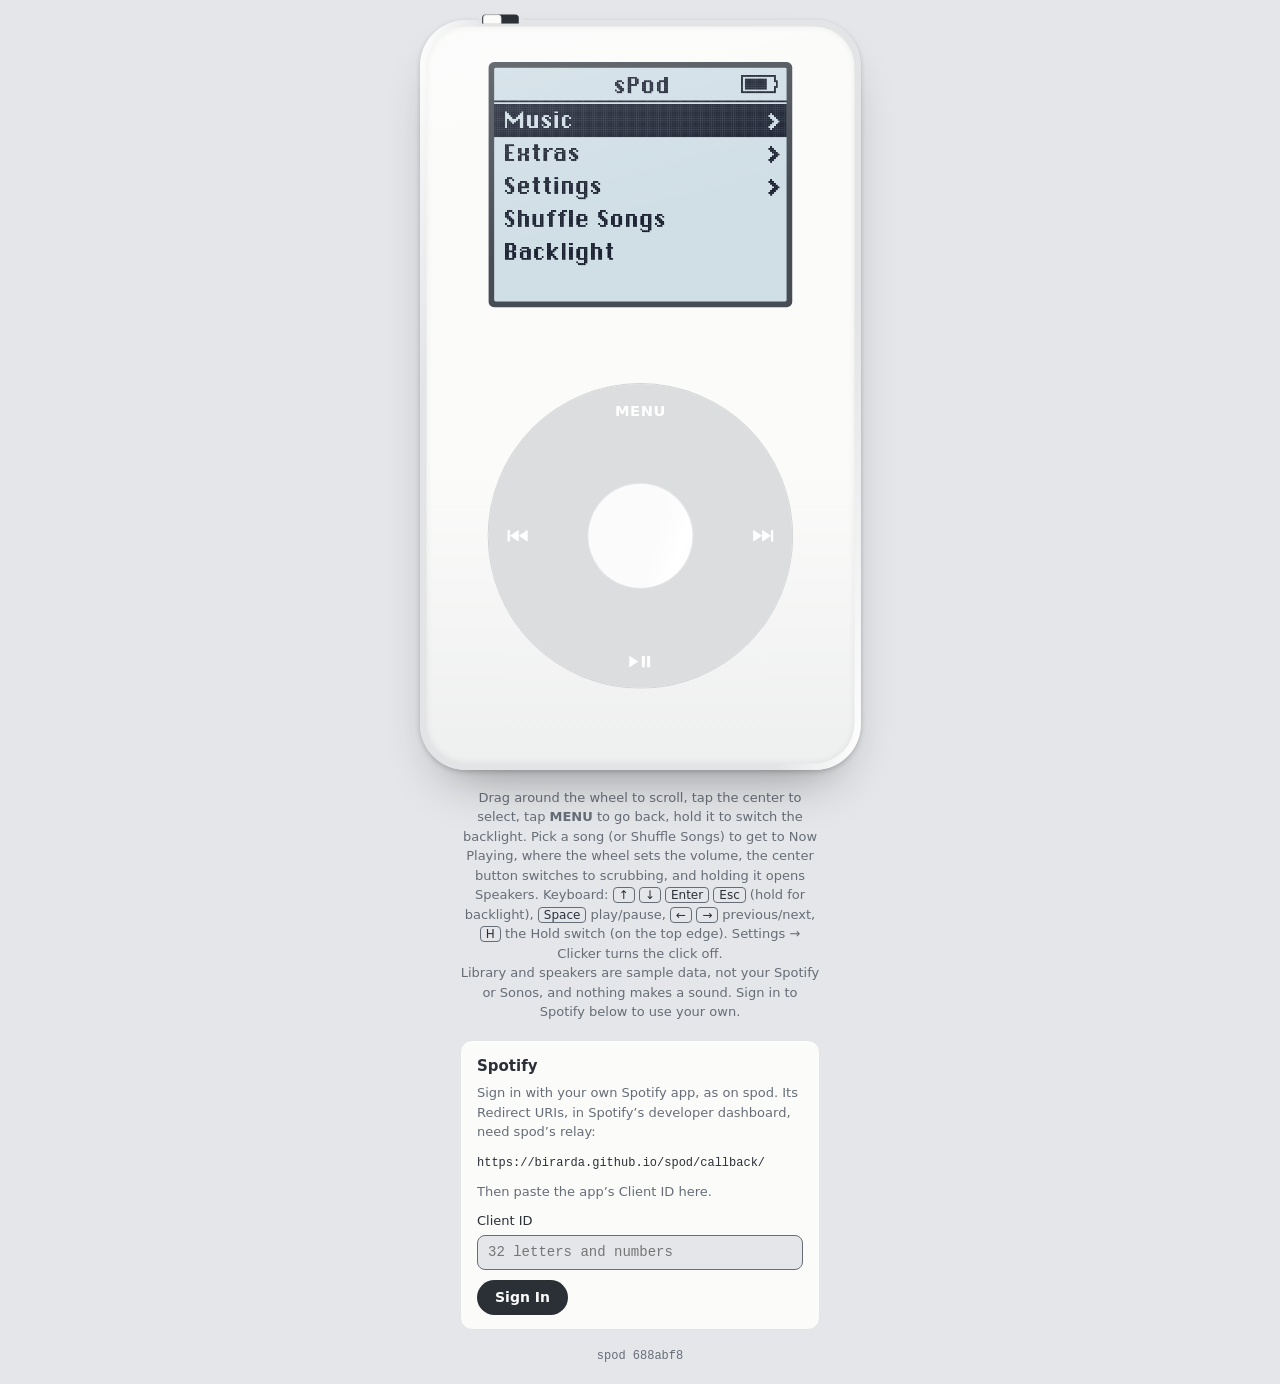
<file: spod/app/index.html>
<!doctype html>
<html lang="en">
<head>
<meta charset="utf-8">
<meta name="viewport" content="width=device-width, initial-scale=1, viewport-fit=cover">
<title>spod Preview</title>
<!-- Installable: Share → Add to Home Screen on iOS, or Install on other
     browsers, then it opens full screen and works offline (sw.js). -->
<link rel="manifest" href="manifest.webmanifest">
<link rel="apple-touch-icon" href="icons/apple-touch-icon.png">
<meta name="apple-mobile-web-app-capable" content="yes">
<meta name="mobile-web-app-capable" content="yes">
<meta name="apple-mobile-web-app-title" content="spod">
<meta name="apple-mobile-web-app-status-bar-style" content="default">
<meta name="theme-color" content="#e4e6e9" media="(prefers-color-scheme: light)">
<meta name="theme-color" content="#141416" media="(prefers-color-scheme: dark)">
<meta name="claude:viewport-fit-sides" content="cover">
<style>
/* Layout: a 4th-generation click-wheel iPod at true proportions (61 x 104 mm, ~7.9 px/mm),
   measured from product photos and scaled as one piece to fit the viewport.
   Light theme is the white model; dark theme is the 2004 U2 special edition (black front,
   red wheel with white labels, glossy black center button). */
:root {
  --desk: #e4e6e9;
  --ink: #2b2f36;
  --ink-soft: #676d77;
  --edge-hi: #ffffff;         /* rounded acrylic edge, highlight */
  --edge-lo: #e3e4e6;         /* rounded acrylic edge, shade */
  --face: #fbfbfa;            /* glossy acrylic front */
  --face-shade: #eeefef;
  --glass: #474d55;           /* thin frame around the LCD */
  --wheel: #dcddde;           /* the white model's wheel is light grey with white labels */
  --wheel-edge: #d2d3d5;
  --wheel-ink: #ffffff;
  --wheel-ink-on: #9da2a9;
  --hub-hi: #ffffff;          /* flat white center button */
  --hub: #fbfbfb;
  --hub-edge: #e4e5e7;
  --focus: #3b82c4;
  --font-ui: system-ui, -apple-system, "Segoe UI", Roboto, sans-serif;
}
@media (prefers-color-scheme: dark) { :root:not([data-theme="light"]) {
  --desk: #141416; --ink: #e7e8ea; --ink-soft: #9a9fa8;
  --edge-hi: #5a5b5e; --edge-lo: #000; --face: #0b0b0c; --face-shade: #050505; --glass: #1d2024;
  --wheel: #e01c23; --wheel-edge: #c4151c; --wheel-ink: #fff; --wheel-ink-on: #ffd0d2;
  --hub-hi: #5b5b5f; --hub: #111113; --hub-edge: #000; --focus: #6aa9e0; color-scheme: dark;
} }
:root[data-theme="dark"] {
  --desk: #141416; --ink: #e7e8ea; --ink-soft: #9a9fa8;
  --edge-hi: #5a5b5e; --edge-lo: #000; --face: #0b0b0c; --face-shade: #050505; --glass: #1d2024;
  --wheel: #e01c23; --wheel-edge: #c4151c; --wheel-ink: #fff; --wheel-ink-on: #ffd0d2;
  --hub-hi: #5b5b5f; --hub: #111113; --hub-edge: #000; --focus: #6aa9e0; color-scheme: dark;
}
[hidden] { display: none !important; }
html, body { min-height: 100%; }
body {
  margin: 0; background: var(--desk); color: var(--ink); font-family: var(--font-ui);
  display: flex; flex-direction: column;
  padding-top: max(20px, env(safe-area-inset-top, 0px));
  padding-bottom: max(20px, env(safe-area-inset-bottom, 0px));
  padding-left: max(16px, env(safe-area-inset-left, 0px));
  padding-right: max(16px, env(safe-area-inset-right, 0px));
  box-sizing: border-box;
  -webkit-user-select: none; user-select: none; -webkit-touch-callout: none;
}
/* margin-block: auto centers the stage when it fits and never clips it when it doesn't */
.stage { margin-block: auto; display: flex; flex-direction: column; align-items: center; gap: 18px; }

/* --s is set by script so the whole device fits the viewport */
.fit { --s: 1; width: calc(482px * var(--s)); height: calc(820px * var(--s)); }
.device {
  width: 482px; height: 820px; box-sizing: border-box; position: relative;
  transform: scale(var(--s)); transform-origin: 0 0;
  border-radius: 50px; padding: 7px;
  /* the front's rounded acrylic edge catches light on the left and bottom */
  background: linear-gradient(100deg, var(--edge-hi) 0%, var(--edge-lo) 12%, var(--edge-lo) 85%, var(--edge-hi) 100%);
  box-shadow: 0 30px 60px -30px rgba(0,0,0,.45), 0 2px 6px rgba(0,0,0,.18);
}
.face {
  position: relative; height: 100%; border-radius: 44px;
  background: linear-gradient(180deg, var(--face) 0%, var(--face) 60%, var(--face-shade) 100%);
  box-shadow: inset 0 0 8px rgba(0,0,0,.07);
  overflow: hidden;
}
/* acrylic gloss */
.face::after {
  content: ""; position: absolute; inset: 0; border-radius: inherit; pointer-events: none;
  background: linear-gradient(165deg, rgba(255,255,255,.22) 0%, rgba(255,255,255,0) 30%);
}
/* screen: ~69% of the body's width, ~5.6% down from the top */
.screen {
  position: absolute; left: 50%; top: 39px; transform: translateX(-50%);
  padding: 6px; border-radius: 6px; background: var(--glass);
}
/* the 160x128 LCD at 2 CSS px per pixel; the canvas holds it at 4 to show the pixel grid */
.screen canvas { display: block; width: 320px; height: 256px; pointer-events: none; border-radius: 2px; }
.screen .status {
  position: absolute; inset: 6px; display: grid; place-items: center;
  font-size: 15px; color: #181e2e; background: #d0dee6; text-align: center; padding: 16px; border-radius: 2px;
}
/* wheel: same width as the screen, centered ~69% down the body */
.wheel {
  --size: 332px;
  position: absolute; left: 50%; top: 391px; transform: translateX(-50%);
  width: var(--size); height: var(--size); border-radius: 50%;
  background: radial-gradient(circle at 50% 50%, var(--wheel) 82%, var(--wheel-edge) 100%);
  box-shadow: 0 0 0 1px var(--wheel-edge);
  touch-action: none; cursor: grab; outline: none;
}
.wheel:active { cursor: grabbing; }
.wheel:focus-visible { box-shadow: 0 0 0 1px var(--wheel-edge), 0 0 0 5px var(--focus); }
.wheel .label {
  position: absolute; color: var(--wheel-ink); pointer-events: none; transition: color .08s;
  font: 700 16px/1 var(--font-ui); letter-spacing: .04em;
}
.wheel .label.on { color: var(--wheel-ink-on); }
.wheel .menu { top: 22px; left: 50%; transform: translateX(-50%); }
.wheel .play { bottom: 22px; left: 50%; transform: translateX(-50%); }
.wheel .prev { left: 20px; top: 50%; transform: translateY(-50%); }
.wheel .next { right: 20px; top: 50%; transform: translateY(-50%); }
.wheel svg { width: 26px; height: 13px; fill: currentColor; display: block; }
.hub {
  /* same button on every model: ~35% of the wheel's diameter */
  position: absolute; width: 34.6%; height: 34.6%; left: 32.7%; top: 32.7%; border-radius: 50%;
  /* flat gloss: a reflection along the right edge, like the real button */
  background: linear-gradient(105deg, var(--hub) 0%, var(--hub) 62%, var(--hub-hi) 84%, var(--hub) 100%);
  box-shadow: 0 0 0 1px var(--hub-edge);
  transition: filter .06s;
}
.hub.on { filter: brightness(.85); }
.notes { max-width: 360px; text-align: center; font-size: 13px; line-height: 1.5; color: var(--ink-soft); margin: 0; }
.notes kbd { font: inherit; font-size: 12px; padding: 0 5px; border: 1px solid var(--ink-soft); border-radius: 4px; color: var(--ink); }
/* the Hold switch on the top edge, at the left as on the 4G: slid to Hold
   it shows orange */
.hold {
  position: absolute; top: -9px; left: 64px; width: 48px; height: 13px; padding: 0;
  border: none; border-radius: 6px 6px 0 0; background: var(--edge-lo); cursor: pointer; overflow: hidden;
}
.hold .slot { position: absolute; left: 4px; right: 4px; top: 3px; bottom: 0; border-radius: 4px 4px 0 0; background: #2b2f36; }
.hold .orange { position: absolute; left: 7px; top: 5px; width: 14px; bottom: 0; border-radius: 2px 2px 0 0; background: #f28a1c; }
.hold .thumb {
  position: absolute; top: 4px; left: 6px; width: 18px; bottom: 0; border-radius: 3px 3px 0 0;
  background: var(--face); box-shadow: 0 0 0 1px var(--edge-lo); transition: left .12s;
}
.hold[aria-checked="true"] .thumb { left: 24px; }
.hold:focus-visible { outline: 2px solid var(--focus); outline-offset: 2px; }
@media (prefers-reduced-motion: reduce) { .hold .thumb { transition: none; } }
/* Signing in to Spotify, under the iPod */
.spotify {
  width: 100%; max-width: 360px; box-sizing: border-box; padding: 14px 16px; border-radius: 12px;
  border: 1px solid var(--edge-lo); background: var(--face); font-size: 13px; line-height: 1.5; color: var(--ink-soft);
}
.spotify h2 { margin: 0 0 6px; font-size: 15px; color: var(--ink); }
.spotify p { margin: 0 0 10px; }
.spotify code { font-size: 12px; color: var(--ink); overflow-wrap: anywhere; }
.spotify label { display: block; color: var(--ink); margin-bottom: 4px; }
.spotify .step { margin-top: 14px; }
/* The page doesn't select text, so the wheel can be dragged; this can be,
   whole, to copy. */
.spotify a { color: var(--ink); font-weight: 600; }
.spotify .copyable { -webkit-user-select: all; user-select: all; -webkit-touch-callout: default; }
.spotify input, .spotify textarea {
  display: block; width: 100%; box-sizing: border-box; margin-bottom: 10px; padding: 8px 10px;
  font: 14px/1.2 ui-monospace, SFMono-Regular, Menlo, monospace; color: var(--ink);
  background: var(--desk); border: 1px solid var(--ink-soft); border-radius: 8px;
  -webkit-user-select: text; user-select: text;
}
.spotify textarea { resize: vertical; font-size: 12px; overflow-wrap: anywhere; }
.spotify input:focus-visible, .spotify textarea:focus-visible, .spotify button:focus-visible { outline: 2px solid var(--focus); outline-offset: 2px; }
.spotify button {
  font: inherit; font-size: 14px; font-weight: 600; color: var(--face); background: var(--ink);
  border: none; border-radius: 999px; padding: 7px 18px; cursor: pointer;
}
.spotify .error { color: #c4151c; margin: 10px 0 0; }
@media (prefers-color-scheme: dark) { :root:not([data-theme="light"]) .spotify .error { color: #ff8a8f; } }
:root[data-theme="dark"] .spotify .error { color: #ff8a8f; }
/* Which build this is: the commit, to copy into a bug report. */
.version {
  margin: 0; font: 12px/1.4 ui-monospace, SFMono-Regular, Menlo, monospace; color: var(--ink-soft);
  -webkit-user-select: all; user-select: all;
}
.version:empty { display: none; }
@media (prefers-reduced-motion: reduce) { .hub, .wheel .label { transition: none; } }
</style>
</head>
<body>
<main class="stage">
<div class="fit" id="fit">
  <div class="device">
    <button class="hold" id="hold" type="button" role="switch" aria-checked="false" aria-label="Hold switch">
      <span class="slot"></span><span class="orange"></span><span class="thumb"></span>
    </button>
    <div class="face">
      <div class="screen">
        <canvas id="canvas" width="640" height="512" aria-label="spod screen"></canvas>
        <div class="status" id="status">Loading the UI…</div>
      </div>
      <div class="wheel" id="wheel" tabindex="0" role="application"
           aria-label="Click wheel. Drag in a circle to scroll, tap the center to select, tap Menu to go back, and the bottom, left and right for play/pause, previous and next. Arrow keys, Enter, Escape and Space also work.">
        <span class="label menu" data-zone="menu">MENU</span>
        <span class="label prev" data-zone="prev"><svg viewBox="0 0 30 16"><path d="M0 0h3v16H0zM3 8l12-8v16zM15 8l12-8v16z"/></svg></span>
        <span class="label next" data-zone="next"><svg viewBox="0 0 30 16"><path d="M27 0h3v16h-3zM27 8 15 0v16zM15 8 3 0v16z"/></svg></span>
        <span class="label play" data-zone="play"><svg viewBox="0 0 30 16"><path d="M0 0l12 8-12 8zM17 0h4v16h-4zM24 0h4v16h-4z"/></svg></span>
        <div class="hub" id="hub"></div>
      </div>
    </div>
  </div>
</div>
<p class="notes">Drag around the wheel to scroll, tap the center to select, tap <b>MENU</b> to go back, hold it to switch the backlight. Pick a song (or Shuffle Songs) to get to Now Playing, where the wheel sets the volume, the center button switches to scrubbing, and holding it opens Speakers. Keyboard: <kbd>↑</kbd> <kbd>↓</kbd> <kbd>Enter</kbd> <kbd>Esc</kbd> (hold for backlight), <kbd>Space</kbd> play/pause, <kbd>←</kbd> <kbd>→</kbd> previous/next, <kbd>H</kbd> the Hold switch (on the top edge). Settings → Clicker turns the click off.<span id="sample-note"><br>Library and speakers are sample data, not your Spotify or Sonos, and nothing makes a sound. Sign in to Spotify below to use your own.</span></p>
<section class="spotify" aria-labelledby="spotify-title">
  <h2 id="spotify-title">Spotify</h2>
  <div id="signed-out" hidden>
    <p>Sign in with your own Spotify app, as on spod. Its Redirect URIs, in Spotify’s developer dashboard, need spod’s relay:</p>
    <p><code class="copyable" id="redirect-uri"></code></p>
    <p>Then paste the app’s Client ID here.</p>
    <label for="client-id">Client ID</label>
    <input id="client-id" autocomplete="off" autocapitalize="off" spellcheck="false" inputmode="latin" placeholder="32 letters and numbers">
    <button id="sign-in" type="button">Sign In</button>
    <div id="paste-step" hidden>
      <p class="step" id="open-spotify-step" hidden><a id="open-spotify" target="_blank" rel="noopener">Open Spotify’s sign-in page</a></p>
      <p class="step">Once you’ve agreed on Spotify’s page, it goes to spod’s relay page, which can’t bring you back here. Copy the whole address from the address bar, or the one the relay shows, even if the page doesn’t load, and paste it here.</p>
      <label for="returned">Address Spotify went to</label>
      <textarea id="returned" rows="3" autocomplete="off" autocapitalize="off" spellcheck="false" placeholder="https://birarda.github.io/spod/callback/?code=…"></textarea>
      <button id="finish" type="button">Finish Signing In</button>
    </div>
  </div>
  <div id="signed-in" hidden>
    <p>Signed in: Music has your playlists and albums, and songs play through Spotify Connect, on the speaker chosen in Extras → Speakers, or Settings → sPod → Speakers in purist mode.</p>
    <button id="sign-out" type="button">Sign Out</button>
  </div>
  <p class="error" id="spotify-error" role="alert" hidden></p>
</section>
<p class="version" id="version"></p>
</main>
<script type="module">
import init, { frame, button, forget_press, hold, wheel as wheelAt, turn, screen_size, version, clicks } from "./pkg/spod.js";

// --- fit the device to the viewport ----------------------------------------
const fit = document.getElementById("fit");
function fitDevice() {
  const cs = getComputedStyle(document.body);
  const availW = document.body.clientWidth - parseFloat(cs.paddingLeft) - parseFloat(cs.paddingRight);
  const availH = window.innerHeight - 150; // leave room for the notes below
  const s = Math.max(0.45, Math.min(1, availW / 482, availH / 820));
  fit.style.setProperty("--s", s.toFixed(4));
}
fitDevice();
window.addEventListener("resize", fitDevice);

const status = document.getElementById("status");
const canvas = document.getElementById("canvas");
let ready = false;

// --- Spotify ---------------------------------------------------------------
// The page signs in to Spotify with PKCE, as spod's admin interface does, and
// keeps the sign-in in local storage for the UI (src/web/spotify.rs), which
// renews it. Keep the keys in step with that file.
//
// Spotify returns to spod's relay page (spod/callback/ on birarda.github.io), the
// redirect URI spod's Spotify app already has, wherever this page is
// served. The relay only goes on to spod on a local network, so here it
// shows the address Spotify sent, and you paste it back into this page,
// which keeps the PKCE verifier.
const SPOTIFY = {
  clientId: "spod.spotify.client_id", token: "spod.spotify.token",
  verifier: "spod.spotify.verifier", state: "spod.spotify.state",
};
// The same as the native app's.
const SCOPES = "user-library-read playlist-read-private user-read-playback-state user-modify-playback-state";
const redirectUri = "https://birarda.github.io/spod/callback/";
const store = {
  get(key) { try { return localStorage.getItem(key); } catch { return null; } },
  set(key, value) { try { localStorage.setItem(key, value); } catch {} },
  remove(key) { try { localStorage.removeItem(key); } catch {} },
};
const spotifyError = document.getElementById("spotify-error");
const clientIdInput = document.getElementById("client-id");
document.getElementById("redirect-uri").textContent = redirectUri;
clientIdInput.value = store.get(SPOTIFY.clientId) || "";

const pasteStep = document.getElementById("paste-step");
const returnedInput = document.getElementById("returned");
// A sign-in under way survives a reload, so show where it's got to.
pasteStep.hidden = !store.get(SPOTIFY.verifier);

function showSpotifyError(message) {
  spotifyError.textContent = message; spotifyError.hidden = !message;
}
const signedIn = () => !!(store.get(SPOTIFY.clientId) && store.get(SPOTIFY.token));
// Signing out on the iPod forgets the sign-in too, so look now and then.
let shownSignedIn = null;
function renderSpotify() {
  const now = signedIn();
  if (now === shownSignedIn) return;
  shownSignedIn = now;
  document.getElementById("signed-in").hidden = !now;
  document.getElementById("signed-out").hidden = now;
}
renderSpotify();
setInterval(renderSpotify, 2000);
// The sample data is shown when the page started signed out.
document.getElementById("sample-note").hidden = signedIn();

function base64url(bytes) {
  return btoa(String.fromCharCode(...new Uint8Array(bytes))).replace(/\+/g, "-").replace(/\//g, "_").replace(/=+$/, "");
}
const randomString = (n) => base64url(crypto.getRandomValues(new Uint8Array(n)));

// The PKCE verifier and state for the next sign-in, made ahead: Safari only
// opens Spotify's tab straight from a tap, before anything is awaited.
let next = null;
async function prepare() {
  const verifier = randomString(48), state = randomString(16);
  const challenge = base64url(await crypto.subtle.digest("SHA-256", new TextEncoder().encode(verifier)));
  next = { verifier, state, challenge };
}
prepare();

const openSpotify = document.getElementById("open-spotify");
document.getElementById("sign-in").addEventListener("click", () => {
  const id = clientIdInput.value.trim();
  if (!/^[0-9a-f]{32}$/i.test(id)) {
    showSpotifyError("A client ID is 32 letters and numbers, from your app’s page in Spotify’s dashboard.");
    return;
  }
  if (!next) { showSpotifyError("Just a moment, then choose Sign In again."); return; }
  showSpotifyError("");
  const { verifier, state, challenge } = next;
  store.set(SPOTIFY.clientId, id);
  store.set(SPOTIFY.verifier, verifier);
  store.set(SPOTIFY.state, state);
  const url = "https://accounts.spotify.com/authorize?" + new URLSearchParams({
    response_type: "code", client_id: id, scope: SCOPES, redirect_uri: redirectUri,
    code_challenge_method: "S256", code_challenge: challenge, state,
  });
  // In a tab of its own, so this page, and its verifier, stay put. If the
  // browser won't open one, a link to tap does instead; the page never
  // leaves itself, which in a home-screen app would leave no way back.
  pasteStep.hidden = false;
  openSpotify.href = url;
  openSpotify.parentElement.hidden = !!window.open(url, "_blank");
  next = null;
  prepare();
});

document.getElementById("finish").addEventListener("click", () => {
  finishSignIn(returnedInput.value.trim())
    .then(() => location.reload())
    .catch((e) => showSpotifyError(e.message));
});

document.getElementById("sign-out").addEventListener("click", () => {
  store.remove(SPOTIFY.token);
  location.reload();
});

// The address the relay showed: swap its code for a sign-in.
async function finishSignIn(address) {
  let query;
  try { query = new URL(address).searchParams; } catch { query = null; }
  if (!query || (!query.has("code") && !query.has("error"))) {
    throw new Error("That doesn’t look like the address Spotify went to. Copy the whole address, starting with https.");
  }
  const verifier = store.get(SPOTIFY.verifier), state = store.get(SPOTIFY.state);
  if (query.has("error")) throw new Error("Spotify didn’t sign you in (" + query.get("error") + "). Choose Sign In to try again.");
  if (!verifier || query.get("state") !== state) throw new Error("That address is from an earlier sign-in. Choose Sign In again.");
  const response = await fetch("https://accounts.spotify.com/api/token", {
    method: "POST",
    headers: { "Content-Type": "application/x-www-form-urlencoded" },
    body: new URLSearchParams({
      grant_type: "authorization_code", code: query.get("code"), redirect_uri: redirectUri,
      client_id: store.get(SPOTIFY.clientId) || "", code_verifier: verifier,
    }),
  }).catch(() => {
    // Offline, or somewhere that blocks requests to other sites, such as
    // inside an embedded preview.
    throw new Error("This page couldn’t reach Spotify to finish signing in. Check you’re online, and open spod’s page in the browser itself, not embedded in another site.");
  });
  const answer = await response.json().catch(() => ({}));
  if (!response.ok || !answer.refresh_token) {
    throw new Error("Spotify couldn’t finish signing you in (" + (answer.error_description || answer.error || response.status) + "). Choose Sign In to try again.");
  }
  store.set(SPOTIFY.token, JSON.stringify({
    access_token: answer.access_token, refresh_token: answer.refresh_token,
    expires_at: Date.now() + answer.expires_in * 1000,
  }));
  store.remove(SPOTIFY.verifier); store.remove(SPOTIFY.state);
}

// The UI renders at the iPod's 160x128, and wasm draws that as the LCD would
// look into an RGBA buffer at screen_size(). Each animation frame, copy it to
// the canvas if it changed.
init().then((wasm) => {
  const [w, h] = screen_size();
  canvas.width = w; canvas.height = h;
  const ctx = canvas.getContext("2d");
  const draw = () => {
    const ptr = frame();
    if (ptr) {
      const bytes = new Uint8ClampedArray(wasm.memory.buffer, ptr, w * h * 4);
      ctx.putImageData(new ImageData(bytes.slice(), w, h), 0, 0);
    }
    requestAnimationFrame(draw);
  };
  draw();
  ready = true; status.hidden = true;
  document.getElementById("version").textContent = "spod " + version();
}).catch((e) => {
  status.textContent = "The UI failed to load: " + (e && e.message ? e.message : e);
});

// --- offline, and updates ---------------------------------------------------
// The service worker keeps this build for offline use. It's written by
// web/build.sh, so a page served straight from the source has none.
//
// Registering checks for a new build, bypassing the HTTP cache, but iOS
// resumes a home-screen app rather than loading it again, so it checks
// each time the app comes back on screen too. A new build's worker takes
// over at once (sw.js), and the page then reloads to use it. The first
// install doesn't: this page is that build.
if ("serviceWorker" in navigator) {
  let controlled = !!navigator.serviceWorker.controller;
  let reloading = false;
  navigator.serviceWorker.addEventListener("controllerchange", () => {
    if (!controlled) { controlled = true; return; }
    if (reloading) return;
    reloading = true;
    location.reload();
  });
  navigator.serviceWorker.register("sw.js", { updateViaCache: "none" }).then((registration) => {
    document.addEventListener("visibilitychange", () => {
      if (document.visibilityState === "visible") registration.update().catch(() => {});
    });
  }).catch(() => {});
}

// --- click sound -----------------------------------------------------------
// Settings → Clicker turns it on and off, as on the iPod.
let audio = null;
function tick() {
  if (navigator.vibrate) { try { navigator.vibrate(4); } catch {} }
  if (!ready || !clicks()) return;
  try {
    audio ??= new (window.AudioContext || window.webkitAudioContext)();
    const t = audio.currentTime, osc = audio.createOscillator(), gain = audio.createGain();
    osc.type = "square"; osc.frequency.setValueAtTime(2400, t);
    gain.gain.setValueAtTime(0.05, t); gain.gain.exponentialRampToValueAtTime(0.0001, t + 0.012);
    osc.connect(gain).connect(audio.destination); osc.start(t); osc.stop(t + 0.015);
  } catch {}
}

// --- buttons ---------------------------------------------------------------
// The buttons and the wheel go to spod as the device's would, and spod times
// them the same way, long presses included: Menu held switches the
// backlight, Play/Pause held sleeps, and Previous and Next held scan.
const labels = Object.fromEntries([...document.querySelectorAll("[data-zone]")].map((el) => [el.dataset.zone, el]));
const hub = document.getElementById("hub");
function flash(el) { if (!el) return; el.classList.add("on"); setTimeout(() => el.classList.remove("on"), 120); }
function buttonDown(name) { if (ready) button(name, true); tick(); }
function buttonUp(name) { if (ready) button(name, false); }
function zoneAt({ x, y, d }) {
  if (d < 0.38) return "select";
  return Math.abs(y) > Math.abs(x) ? (y < 0 ? "menu" : "play") : (x < 0 ? "prev" : "next");
}
function flashZone(zone) { flash(zone === "select" ? hub : labels[zone]); }

// --- the wheel -------------------------------------------------------------
// Where the finger is goes to spod as the 4G's click wheel reports it: 96
// positions a turn, clockwise. spod makes a step of every 4 (15°).
const POSITIONS = 96;
const STEP = Math.PI / 12;
const wheel = document.getElementById("wheel");
let drag = null;
function polar(e) {
  const r = wheel.getBoundingClientRect();
  const x = e.clientX - (r.left + r.width / 2), y = e.clientY - (r.top + r.height / 2);
  return { a: Math.atan2(y, x), d: Math.hypot(x, y) / (r.width / 2), x, y };
}
function touch(p) {
  if (!ready) return;
  const turn = (p.a + 2 * Math.PI) % (2 * Math.PI);
  const steps = wheelAt(Math.floor(turn / (2 * Math.PI) * POSITIONS) % POSITIONS);
  for (let i = 0; i < Math.min(Math.abs(steps), 3); i++) tick();
}
function lift() { if (ready) wheelAt(-1); }
wheel.addEventListener("pointerdown", (e) => {
  wheel.setPointerCapture(e.pointerId);
  const p = polar(e);
  // A button is down from the moment it's pressed, so holding it works. A
  // press on one of the wheel's labels that turns into dragging round the
  // wheel is forgotten.
  const zone = zoneAt(p);
  drag = { last: p.a, total: 0, start: p, pressed: zone };
  flashZone(zone);
  buttonDown(zone);
  if (p.d >= 0.38) touch(p);
  e.preventDefault();
});
wheel.addEventListener("pointermove", (e) => {
  if (!drag || drag.start.d < 0.38) return; // dragging on the center button doesn't scroll
  const p = polar(e);
  let delta = p.a - drag.last;
  if (delta > Math.PI) delta -= 2 * Math.PI;
  if (delta < -Math.PI) delta += 2 * Math.PI;
  drag.last = p.a; drag.total += Math.abs(delta);
  if (drag.pressed && drag.total > STEP / 2) { drag.pressed = null; if (ready) forget_press(); }
  touch(p);
});
function endDrag(e) {
  if (!drag) return;
  const { pressed } = drag;
  drag = null;
  lift();
  if (!pressed) return;
  if (e.type === "pointercancel") { if (ready) forget_press(); return; }
  buttonUp(pressed);
}
wheel.addEventListener("pointerup", endDrag);
wheel.addEventListener("pointercancel", endDrag);

// --- the Hold switch -------------------------------------------------------
const holdSwitch = document.getElementById("hold");
function toggleHold() {
  const on = holdSwitch.getAttribute("aria-checked") !== "true";
  holdSwitch.setAttribute("aria-checked", String(on));
  if (ready) hold(on);
}
holdSwitch.addEventListener("click", toggleHold);

// --- keyboard --------------------------------------------------------------
const KEYS = {
  Enter: "select", Escape: "menu", Backspace: "menu",
  " ": "play", ArrowLeft: "prev", ArrowRight: "next",
};
// Keys typed into the Spotify panel are for it, not the iPod.
const inPanel = (e) => e.target instanceof Element && !!e.target.closest(".spotify");
document.addEventListener("keydown", (e) => {
  if (inPanel(e)) return;
  // Enter and Space on the focused Hold switch flip it, as on any button.
  if (e.target === holdSwitch && (e.key === "Enter" || e.key === " ")) return;
  if ((e.key === "h" || e.key === "H") && !e.repeat) { toggleHold(); return; }
  if (e.key === "ArrowUp" || e.key === "ArrowDown") {
    e.preventDefault();
    if (ready) turn(e.key === "ArrowDown" ? 1 : -1);
    tick();
    return;
  }
  const name = KEYS[e.key];
  if (!name) return;
  e.preventDefault();
  if (e.repeat) return;
  if (name !== "menu") flashZone(name);
  buttonDown(name);
});
document.addEventListener("keyup", (e) => {
  const name = KEYS[e.key];
  if (!name || e.target === holdSwitch || inPanel(e)) return;
  if (name === "menu") flash(labels.menu);
  buttonUp(name);
});
</script>
</body>
</html>
</file>
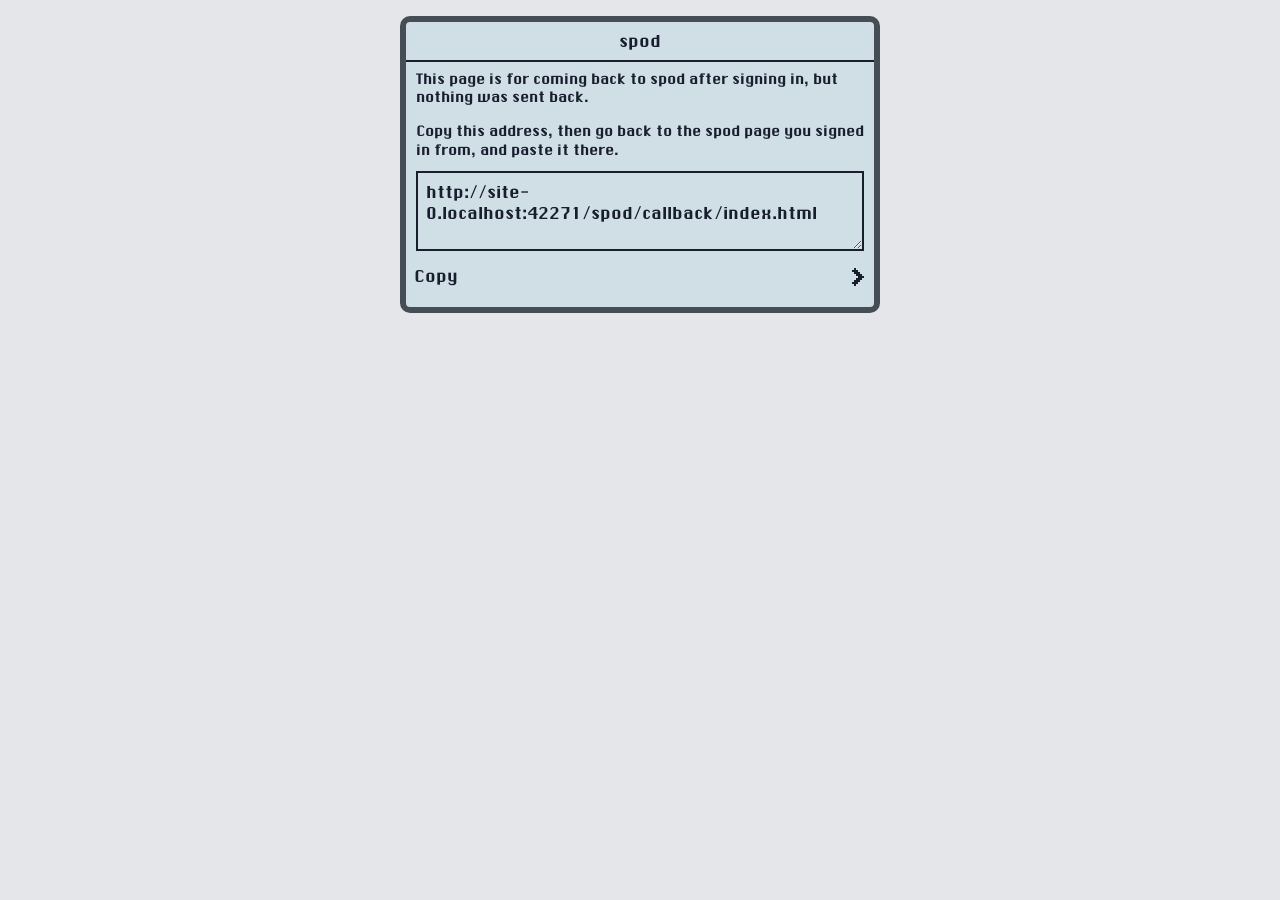
<file: spod/callback/index.html>
<!doctype html>
<html lang="en">
<head>
<meta charset="utf-8">
<meta name="viewport" content="width=device-width, initial-scale=1">
<meta name="referrer" content="no-referrer">
<meta name="robots" content="noindex">
<title>Back to spod</title>
<!--
  The relay for signing in to a service from spod, served by GitHub Pages
  at https://birarda.github.io/spod/callback/. Services only redirect to
  HTTPS or a loopback address, so they can't send a phone straight back to
  spod on the local network. They send it here instead, and this page
  sends it on to the callback of the spod plugin the sign-in started on,
  which spod put in the OAuth state after a "~". spod signs in with PKCE,
  so the code is useless without the verifier, which never leaves spod.
  Nothing is stored or sent anywhere else, and only addresses on a local
  network are followed.
-->
<link rel="stylesheet" href="style.css">
</head>
<body>
<main class="screen">
<h1>spod</h1>
<div id="going" hidden>
  <p>Going back to spod at <span id="target"></span>…</p>
  <a class="row" id="go"><span>Back to spod</span><svg viewBox="0 0 6 9" aria-hidden="true"><path d="M1 0h1v1h1v1h1v1h1v1h1v1h-1v1h-1v1h-1v1h-1v1h-1v-1h-1v-1h1v-1h1v-1h1v-1h-1v-1h-1v-1h-1v-1h1z"/></svg></a>
</div>
<div id="manual" hidden>
  <p id="why"></p>
  <p>Copy this address, then go back to the spod page you signed in from, and paste it there.</p>
  <textarea class="field" id="address" readonly aria-label="Address to paste into spod"></textarea>
  <button class="row" id="copy" type="button"><span>Copy</span><svg viewBox="0 0 6 9" aria-hidden="true"><path d="M1 0h1v1h1v1h1v1h1v1h1v1h-1v1h-1v1h-1v1h-1v1h-1v-1h-1v-1h1v-1h1v-1h1v-1h-1v-1h-1v-1h-1v-1h1z"/></svg></button>
</div>
<noscript><p>Turn on JavaScript to go back to spod, or copy this page’s address and paste it into spod’s page.</p></noscript>
</main>
<script src="relay.js"></script>
</body>
</html>
</file>
<file: spod/callback/style.css>
/* The relay page, styled like spod's web page. */
@font-face { font-family: "ChicagoFLF"; src: url("ChicagoFLF.ttf") format("truetype"); }
:root { --paper: rgb(208 222 230); --ink: rgb(24 30 46); --desk: #e4e6e9; --glass: #474d55; color-scheme: light; }
@media (prefers-color-scheme: dark) { :root { --desk: #141416; --glass: #1d2024; } }
* { box-sizing: border-box; }
body {
  margin: 0; min-height: 100vh; background: var(--desk); color: var(--ink);
  font: 16px/1.3 "ChicagoFLF", system-ui, sans-serif;
  display: flex; justify-content: center; align-items: flex-start; padding: 16px;
}
.screen { width: 100%; max-width: 480px; background: var(--paper); border: 6px solid var(--glass); border-radius: 10px; padding-bottom: 8px; }
h1 { margin: 0; height: 40px; font: inherit; line-height: 38px; text-align: center; border-bottom: 2px solid var(--ink); }
p { margin: 0; padding: 8px 10px; font-size: 14px; overflow-wrap: anywhere; }
.field {
  display: block; width: calc(100% - 20px); margin: 4px 10px; padding: 9px 8px; min-height: 5em;
  border: 2px solid var(--ink); border-radius: 0; background: var(--paper); color: var(--ink);
  font: inherit; font-size: 16px; resize: vertical; -webkit-appearance: none; appearance: none;
}
.row {
  display: flex; align-items: center; width: 100%; min-height: 44px; padding: 6px 10px 6px 8px;
  border: 0; background: none; color: inherit; font: inherit; text-align: left; text-decoration: none; cursor: pointer;
}
.row span { flex: 1; }
.row:hover, .row:focus-visible, .row:active { background: var(--ink); color: var(--paper); outline: none; }
svg { width: 12px; height: 18px; fill: currentColor; shape-rendering: crispEdges; }
[hidden] { display: none !important; }
</file>
